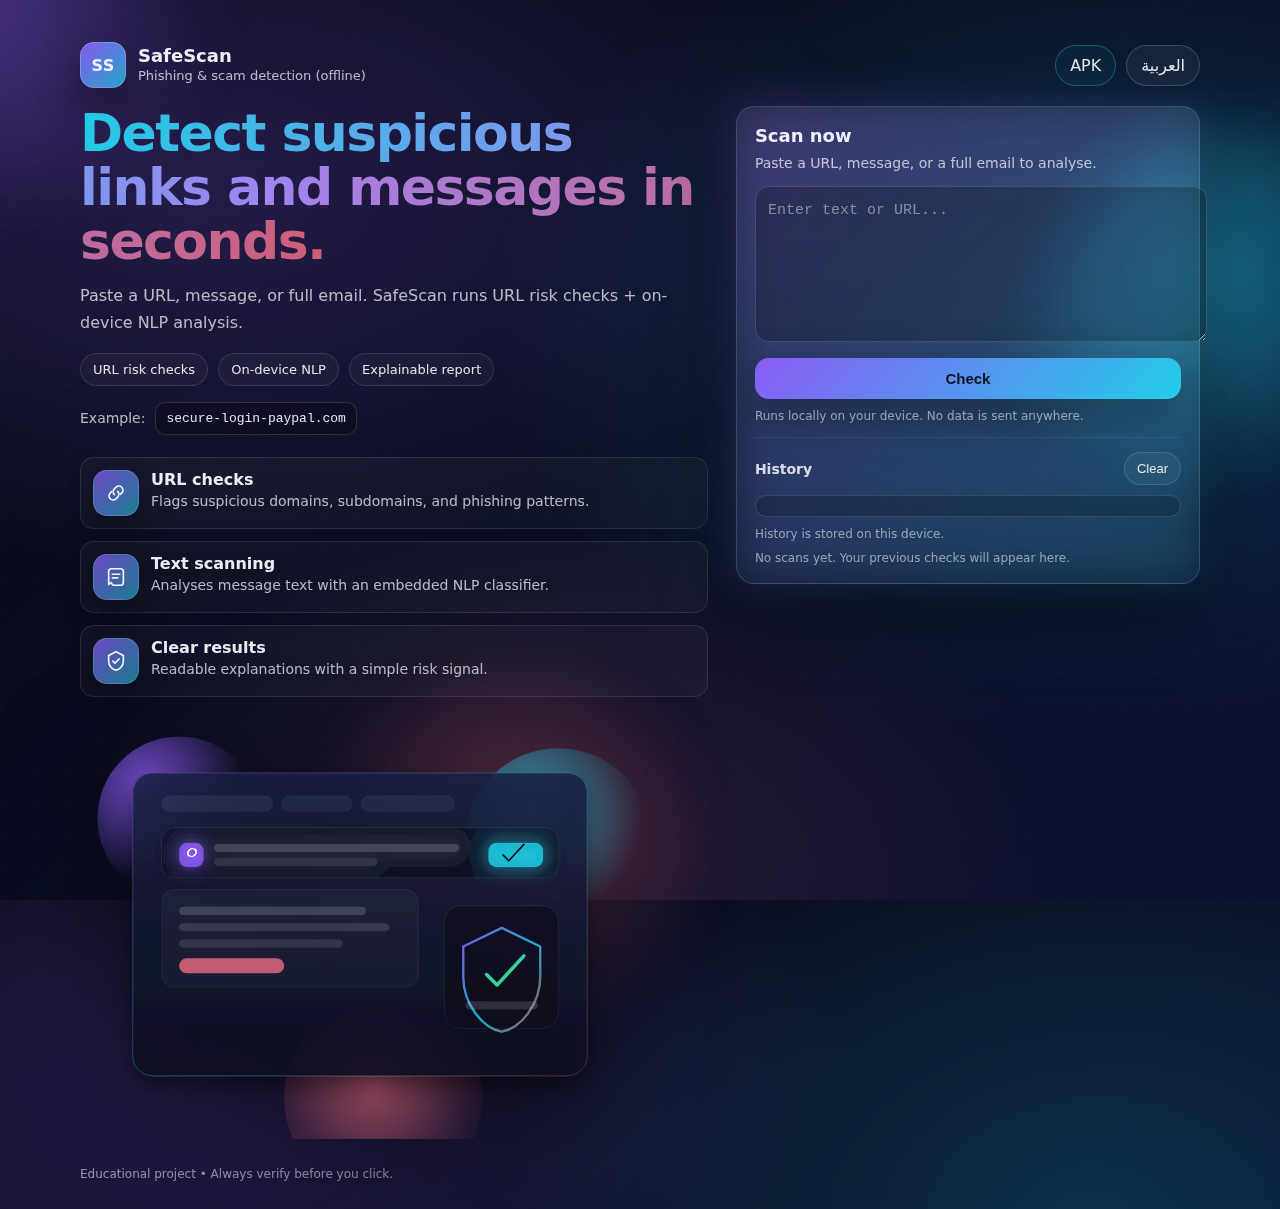
<file: offline/index.html>
<!DOCTYPE html>
<html lang="en" dir="ltr">
<head>
    <meta charset="UTF-8">
    <meta name="viewport" content="width=device-width, initial-scale=1">
    <title>SafeScan Offline</title>
    <meta name="theme-color" content="#070914">
    <link rel="manifest" href="manifest.webmanifest">
    <link rel="icon" href="icons/icon-192.png" type="image/png">
    <link rel="apple-touch-icon" href="icons/icon-192.png">
    <link rel="stylesheet" href="style.css">
</head>
<body>

<div class="orb orb-a" aria-hidden="true"></div>
<div class="orb orb-b" aria-hidden="true"></div>
<div class="orb orb-c" aria-hidden="true"></div>

<div class="app-shell">
    <header class="app-header">
        <a class="brand" href="#" id="homeLink">
            <span class="brand-mark" aria-hidden="true">SS</span>
            <span class="brand-stack">
                <span class="brand-name" id="brandName">SafeScan</span>
                <span class="brand-tag" id="brandTag">Phishing & scam detection</span>
            </span>
        </a>

        <div class="header-actions">
            <a class="download-link" href="downloads/SafeScan.apk" download>APK</a>
            <button class="install-btn" id="installApp" type="button" hidden>Install</button>
            <a class="lang-toggle" href="#" id="toggleLang">العربية</a>
        </div>
    </header>

    <main class="main-grid">
        <section class="hero reveal">
            <h1 class="hero-title"><span id="heroTitle">Detect suspicious links and messages in seconds.</span></h1>
            <p class="hero-text" id="heroText">
                Paste a URL, message, or full email. SafeScan runs URL risk checks + on-device NLP analysis.
            </p>

            <div class="badges" aria-label="Highlights">
                <span class="badge" id="badge1">URL heuristics</span>
                <span class="badge" id="badge2">On-device NLP</span>
                <span class="badge" id="badge3">Confidence meter</span>
            </div>

            <div class="example">
                <span class="example-label" id="exampleLabel">Example:</span>
                <code class="example-code" id="exampleText">secure-login-paypal.com</code>
            </div>

            <ul class="features">
                <li class="feature">
                    <span class="feature-icon" aria-hidden="true">
                        <svg viewBox="0 0 24 24" fill="none">
                            <path d="M10.2 13.8a4.5 4.5 0 0 1 0-6.3l1.3-1.3a4.5 4.5 0 1 1 6.3 6.3l-1 1" stroke="currentColor" stroke-width="1.8" stroke-linecap="round"/>
                            <path d="M13.8 10.2a4.5 4.5 0 0 1 0 6.3l-1.3 1.3a4.5 4.5 0 1 1-6.3-6.3l1-1" stroke="currentColor" stroke-width="1.8" stroke-linecap="round"/>
                        </svg>
                    </span>
                    <div class="feature-body">
                        <div class="feature-title" id="feature1Title">URL checks</div>
                        <div class="feature-text" id="feature1Text">Flags suspicious domains, subdomains, and phishing patterns.</div>
                    </div>
                </li>
                <li class="feature">
                    <span class="feature-icon" aria-hidden="true">
                        <svg viewBox="0 0 24 24" fill="none">
                            <path d="M7 18l-3 2V6a3 3 0 0 1 3-3h10a3 3 0 0 1 3 3v12a3 3 0 0 1-3 3H9l-2-2z" stroke="currentColor" stroke-width="1.8" stroke-linejoin="round"/>
                            <path d="M8 9h8M8 13h6" stroke="currentColor" stroke-width="1.8" stroke-linecap="round"/>
                        </svg>
                    </span>
                    <div class="feature-body">
                        <div class="feature-title" id="feature2Title">Text scanning</div>
                        <div class="feature-text" id="feature2Text">Classifies messages as safe or unsafe using your trained model.</div>
                    </div>
                </li>
                <li class="feature">
                    <span class="feature-icon" aria-hidden="true">
                        <svg viewBox="0 0 24 24" fill="none">
                            <path d="M12 2l8 4v6c0 5-3.5 9.3-8 10-4.5-.7-8-5-8-10V6l8-4z" stroke="currentColor" stroke-width="1.8" stroke-linejoin="round"/>
                            <path d="M8.6 12.2l2.2 2.3 4.6-4.8" stroke="currentColor" stroke-width="1.8" stroke-linecap="round" stroke-linejoin="round"/>
                        </svg>
                    </span>
                    <div class="feature-body">
                        <div class="feature-title" id="feature3Title">Clear results</div>
                        <div class="feature-text" id="feature3Text">Readable explanations and a simple risk signal.</div>
                    </div>
                </li>
            </ul>

            <div class="hero-art" aria-hidden="true">
                <img src="hero-security.svg" alt="">
            </div>
        </section>

        <section class="scan reveal">
            <div class="scan-card">
                <div class="scan-head">
                    <h2 class="scan-title" id="scanTitle">Scan now</h2>
                    <p class="scan-subtitle" id="scanSubtitle">Paste a URL, message, or a full email to analyse.</p>
                </div>

                <form class="scan-form" id="scanForm">
                    <textarea name="text" id="inputText" placeholder="Enter text or URL..." required></textarea>
                    <button type="submit" id="checkBtn">Check</button>
                    <p class="privacy" id="privacyNote">Runs locally on your device. No data is sent anywhere.</p>
                </form>

                <div id="resultWrap" hidden>
                    <div class="result-box" id="resultBox">
                        <div class="result-top">
                            <div class="result-status">
                                <span class="result-icon" id="resultIcon" aria-hidden="true"></span>
                                <span class="result-label" id="resultLabel"></span>
                            </div>
                        </div>

                        <p class="message" id="resultMessage"></p>

                        <div class="meter" id="overallMeter">
                            <div class="meter-head">
                                <span class="meter-label" id="confidenceLabel">Confidence</span>
                                <span class="meter-value" id="confidenceValue">0%</span>
                            </div>
                            <div class="bar">
                                <div class="fill" id="overallFill" style="width: 0%"></div>
                            </div>
                        </div>

                        <div class="detail-grid" id="detailGrid">
                            <div class="detail-card" id="textCard" hidden>
                                <div class="detail-head">
                                    <span class="detail-title" id="textAnalysisTitle">Text analysis</span>
                                    <span class="detail-pill" id="textPill">
                                        <span class="detail-pill-icon" id="textPillIcon" aria-hidden="true"></span>
                                        <span class="detail-pill-label" id="textPillLabel"></span>
                                    </span>
                                </div>
                                <p class="detail-message" id="textDetailMessage"></p>
                                <ul class="reason-list" id="textReasonList" hidden></ul>
                                <div class="mini-meter" id="textMiniMeter">
                                    <div class="mini-head">
                                        <span class="mini-label" id="textMiniLabel">Confidence</span>
                                        <span class="mini-value" id="textMiniValue">0%</span>
                                    </div>
                                    <div class="bar">
                                        <div class="fill" id="textMiniFill" style="width: 0%"></div>
                                    </div>
                                </div>
                            </div>

                            <div class="detail-card" id="urlCard">
                                <div class="detail-head">
                                    <span class="detail-title" id="urlChecksTitle">URL checks</span>
                                    <span class="detail-count" id="urlCount" hidden>0</span>
                                </div>
                                <div class="url-list" id="urlList"></div>
                                <p class="urls-none" id="urlsNone" hidden>No URLs detected in this input.</p>
                            </div>
                        </div>
                    </div>
                </div>

                <div class="history">
                    <div class="history-head">
                        <h3 class="history-title" id="historyTitle">History</h3>
                        <button type="button" class="history-clear" id="clearHistoryBtn">Clear</button>
                    </div>

                    <div class="chat" id="historyChat"></div>
                    <p class="history-note" id="historyNote">History is stored on this device.</p>
                    <p class="history-empty" id="historyEmpty" hidden>No scans yet. Your previous checks will appear here.</p>
                </div>
            </div>
        </section>
    </main>

    <footer class="app-footer" id="footerText">
        Educational project • Always verify before you click.
    </footer>
</div>

<script src="model.js"></script>
<script src="app.js"></script>
</body>
</html>
</file>
<file: offline/style.css>
/* Offline build: avoid external font imports. Use device fonts. */

:root {
    --bg-0: #070914;
    --bg-1: #0b1030;
    --card: rgba(255, 255, 255, 0.06);
    --stroke: rgba(255, 255, 255, 0.12);

    --text: rgba(248, 249, 255, 0.95);
    --muted: rgba(248, 249, 255, 0.72);

    --accent-0: #8b5cf6;
    --accent-1: #22d3ee;

    --good: #34d399;
    --good-2: #a7f3d0;

    --bad: #fb7185;
    --bad-2: #fdba74;

    --font-en: ui-sans-serif, system-ui, -apple-system, 'Segoe UI', Roboto, Arial, sans-serif;
    --font-ar: ui-sans-serif, system-ui, -apple-system, 'Segoe UI', 'Noto Sans Arabic', 'Noto Naskh Arabic', Tahoma, Arial, sans-serif;
}

html,
body {
    height: 100%;
}

body {
    margin: 0;
    font-family: var(--font-en);
    color: var(--text);
    background:
        radial-gradient(1200px 700px at 15% 20%, rgba(139, 92, 246, 0.22), transparent 55%),
        radial-gradient(1000px 700px at 85% 35%, rgba(34, 211, 238, 0.18), transparent 60%),
        radial-gradient(900px 600px at 45% 95%, rgba(251, 113, 133, 0.12), transparent 55%),
        linear-gradient(140deg, var(--bg-0), var(--bg-1));
    overflow-x: hidden;
}

html[dir="rtl"] body {
    font-family: var(--font-ar);
}

body::before {
    content: '';
    position: fixed;
    inset: 0;
    pointer-events: none;
    background-image: radial-gradient(circle at 1px 1px, rgba(255, 255, 255, 0.06) 1px, transparent 0);
    background-size: 32px 32px;
    opacity: 0.45;
}

.orb {
    position: fixed;
    width: 420px;
    height: 420px;
    border-radius: 999px;
    filter: blur(28px);
    opacity: 0.55;
    pointer-events: none;
}

.orb-a {
    top: -140px;
    inset-inline-start: -160px;
    background: radial-gradient(circle at 30% 30%, rgba(139, 92, 246, 0.85), rgba(139, 92, 246, 0) 62%);
}

.orb-b {
    top: 120px;
    inset-inline-end: -180px;
    background: radial-gradient(circle at 35% 35%, rgba(34, 211, 238, 0.8), rgba(34, 211, 238, 0) 62%);
}

.orb-c {
    bottom: -170px;
    inset-inline-start: 25%;
    background: radial-gradient(circle at 45% 45%, rgba(251, 113, 133, 0.6), rgba(251, 113, 133, 0) 62%);
}

.app-shell {
    width: min(1120px, calc(100% - 48px));
    margin: 0 auto;
    min-height: 100vh;
    display: flex;
    flex-direction: column;
    justify-content: center;
    padding: 42px 0 28px;
    gap: 18px;
    position: relative;
    z-index: 1;
}

.app-header {
    display: flex;
    align-items: center;
    justify-content: space-between;
    gap: 16px;
}

.brand {
    display: inline-flex;
    align-items: center;
    gap: 12px;
    text-decoration: none;
    color: inherit;
}

.brand-mark {
    width: 44px;
    height: 44px;
    border-radius: 14px;
    display: grid;
    place-items: center;
    font-weight: 700;
    letter-spacing: 0.02em;
    background: linear-gradient(135deg, rgba(139, 92, 246, 0.95), rgba(34, 211, 238, 0.75));
    box-shadow: 0 18px 40px rgba(0, 0, 0, 0.45);
    border: 1px solid rgba(255, 255, 255, 0.18);
}

.brand-stack {
    display: grid;
    gap: 2px;
}

.brand-name {
    font-size: 18px;
    font-weight: 700;
    line-height: 1.1;
}

.brand-tag {
    font-size: 13px;
    color: var(--muted);
    line-height: 1.2;
}

.header-actions {
    display: inline-flex;
    align-items: center;
    gap: 10px;
}

.install-btn {
    appearance: none;
    border: 0;
    color: rgba(9, 10, 20, 0.92);
    font-weight: 800;
    font-size: 14px;
    padding: 10px 14px;
    border-radius: 999px;
    cursor: pointer;
    background: linear-gradient(135deg, rgba(139, 92, 246, 1), rgba(34, 211, 238, 0.95));
    box-shadow: 0 18px 45px rgba(0, 0, 0, 0.25);
}

.install-btn:hover {
    filter: brightness(1.06);
}

.install-btn:disabled {
    opacity: 0.65;
    cursor: default;
}

.download-link {
    color: rgba(248, 249, 255, 0.92);
    text-decoration: none;
    padding: 10px 14px;
    border-radius: 999px;
    border: 1px solid rgba(34, 211, 238, 0.32);
    background: rgba(34, 211, 238, 0.06);
    backdrop-filter: blur(10px);
}

.download-link:hover {
    background: rgba(34, 211, 238, 0.12);
}

.primary-btn {
    display: block;
    width: 100%;
    text-align: center;
    padding: 12px 14px;
    border-radius: 14px;
    text-decoration: none;
    color: rgba(9, 10, 20, 0.92);
    font-weight: 800;
    font-size: 15px;
    background: linear-gradient(135deg, rgba(139, 92, 246, 1), rgba(34, 211, 238, 0.95));
    box-shadow: 0 18px 45px rgba(0, 0, 0, 0.35);
}

.primary-btn:hover {
    filter: brightness(1.06);
}

.primary-btn.disabled {
    opacity: 0.65;
    cursor: not-allowed;
    pointer-events: none;
}

.lang-toggle {
    color: var(--text);
    text-decoration: none;
    padding: 10px 14px;
    border-radius: 999px;
    border: 1px solid rgba(255, 255, 255, 0.18);
    background: rgba(255, 255, 255, 0.05);
    backdrop-filter: blur(10px);
}

.lang-toggle:hover {
    background: rgba(255, 255, 255, 0.1);
}

.main-grid {
    display: grid;
    grid-template-columns: 1.15fr 0.85fr;
    grid-template-areas: 'hero scan';
    gap: 28px;
    align-items: start;
}

html[dir="rtl"] .main-grid {
    grid-template-areas: 'scan hero';
}

.hero {
    grid-area: hero;
}

.scan {
    grid-area: scan;
}

.hero-title {
    margin: 0;
    font-size: clamp(34px, 4.4vw, 52px);
    line-height: 1.04;
    letter-spacing: -0.03em;
}

.hero-title span {
    background: linear-gradient(90deg, rgba(34, 211, 238, 0.95), rgba(167, 139, 250, 0.95), rgba(251, 113, 133, 0.8));
    -webkit-background-clip: text;
    background-clip: text;
    color: transparent;
}

.hero-text {
    margin: 14px 0 0;
    color: var(--muted);
    font-size: 16px;
    line-height: 1.7;
    max-width: 62ch;
}

.badges {
    display: flex;
    flex-wrap: wrap;
    gap: 10px;
    margin-top: 16px;
}

.badge {
    padding: 8px 12px;
    border-radius: 999px;
    border: 1px solid var(--stroke);
    background: rgba(255, 255, 255, 0.04);
    font-size: 13px;
    color: rgba(248, 249, 255, 0.9);
}

.example {
    margin-top: 16px;
    display: flex;
    align-items: center;
    flex-wrap: wrap;
    gap: 10px;
}

.example-label {
    color: var(--muted);
    font-size: 14px;
}

.example-code {
    font-family: ui-monospace, SFMono-Regular, Menlo, Monaco, Consolas, 'Liberation Mono', 'Courier New', monospace;
    font-size: 13px;
    padding: 8px 10px;
    border-radius: 10px;
    border: 1px solid rgba(255, 255, 255, 0.14);
    background: rgba(0, 0, 0, 0.25);
    color: rgba(248, 249, 255, 0.92);
}

.features {
    list-style: none;
    padding: 0;
    margin: 22px 0 0;
    display: grid;
    gap: 12px;
    max-width: 64ch;
}

.feature {
    display: flex;
    gap: 12px;
    padding: 12px;
    border-radius: 14px;
    border: 1px solid rgba(255, 255, 255, 0.1);
    background: rgba(255, 255, 255, 0.03);
}

.feature-icon {
    width: 44px;
    height: 44px;
    border-radius: 14px;
    display: grid;
    place-items: center;
    color: rgba(255, 255, 255, 0.95);
    background: linear-gradient(135deg, rgba(139, 92, 246, 0.75), rgba(34, 211, 238, 0.55));
    border: 1px solid rgba(255, 255, 255, 0.14);
    box-shadow: 0 16px 30px rgba(0, 0, 0, 0.3);
    flex: 0 0 auto;
}

.feature-icon svg {
    width: 22px;
    height: 22px;
}

.feature-title {
    font-weight: 700;
    margin-bottom: 2px;
}

.feature-text {
    color: var(--muted);
    font-size: 14px;
    line-height: 1.55;
}

.hero-art {
    margin-top: 22px;
    display: flex;
    align-items: center;
}

.hero-art img {
    width: 100%;
    max-width: 560px;
    height: auto;
    display: block;
    filter: drop-shadow(0 30px 60px rgba(0, 0, 0, 0.55));
}

.scan-card {
    position: relative;
    border-radius: 18px;
    border: 1px solid rgba(255, 255, 255, 0.14);
    background: linear-gradient(180deg, rgba(255, 255, 255, 0.08), rgba(255, 255, 255, 0.03));
    backdrop-filter: blur(14px);
    box-shadow: 0 28px 70px rgba(0, 0, 0, 0.55);
    padding: 18px;
}

.scan-card::before {
    content: '';
    position: absolute;
    inset: -1px;
    border-radius: 20px;
    background: linear-gradient(135deg, rgba(139, 92, 246, 0.45), rgba(34, 211, 238, 0.25));
    filter: blur(22px);
    opacity: 0.65;
    z-index: -1;
}

.scan-head {
    margin-bottom: 12px;
}

.scan-title {
    margin: 0;
    font-size: 18px;
    font-weight: 700;
}

.scan-subtitle {
    margin: 6px 0 0;
    color: var(--muted);
    font-size: 14px;
    line-height: 1.6;
}

.scan-form textarea {
    width: 100%;
    min-height: 130px;
    padding: 12px 12px;
    border-radius: 14px;
    border: 1px solid rgba(255, 255, 255, 0.14);
    background: rgba(0, 0, 0, 0.22);
    color: rgba(248, 249, 255, 0.92);
    resize: vertical;
    font-size: 15px;
    line-height: 1.6;
    outline: none;
}

.scan-form textarea::placeholder {
    color: rgba(248, 249, 255, 0.45);
}

.scan-form textarea:focus {
    border-color: rgba(34, 211, 238, 0.5);
    box-shadow: 0 0 0 4px rgba(34, 211, 238, 0.15);
}

.scan-form button {
    width: 100%;
    margin-top: 12px;
    padding: 12px 14px;
    border-radius: 14px;
    border: 0;
    color: rgba(9, 10, 20, 0.92);
    font-weight: 700;
    font-size: 15px;
    cursor: pointer;
    background: linear-gradient(135deg, rgba(139, 92, 246, 1), rgba(34, 211, 238, 0.95));
    box-shadow: 0 18px 45px rgba(0, 0, 0, 0.35);
}

.scan-form button:hover {
    filter: brightness(1.06);
}

.privacy {
    margin: 10px 0 0;
    font-size: 12px;
    color: rgba(248, 249, 255, 0.55);
    text-align: start;
}

.result-box {
    margin-top: 14px;
    padding: 14px;
    border-radius: 16px;
    border: 1px solid rgba(255, 255, 255, 0.12);
    background: rgba(0, 0, 0, 0.18);
}

.result-box.safe {
    border-color: rgba(52, 211, 153, 0.35);
    box-shadow: inset 0 0 0 1px rgba(52, 211, 153, 0.08);
}

.result-box.unsafe {
    border-color: rgba(251, 113, 133, 0.35);
    box-shadow: inset 0 0 0 1px rgba(251, 113, 133, 0.08);
}

.result-box.caution {
    border-color: rgba(251, 191, 36, 0.38);
    box-shadow: inset 0 0 0 1px rgba(251, 191, 36, 0.09);
}

.result-top {
    display: flex;
    align-items: center;
    justify-content: space-between;
    gap: 10px;
}

.result-status {
    display: inline-flex;
    align-items: center;
    gap: 10px;
}

.result-icon {
    font-size: 18px;
}

.result-label {
    font-weight: 800;
    letter-spacing: 0.01em;
}

.message {
    margin: 10px 0 0;
    color: var(--muted);
    line-height: 1.6;
}

.meter {
    margin-top: 14px;
}

.meter-head {
    display: flex;
    align-items: baseline;
    justify-content: space-between;
    gap: 12px;
    margin-bottom: 6px;
}

.meter-label {
    font-size: 13px;
    color: rgba(248, 249, 255, 0.75);
}

.meter-value {
    font-size: 13px;
    font-weight: 700;
    color: rgba(248, 249, 255, 0.92);
}

.bar {
    width: 100%;
    height: 12px;
    background: rgba(255, 255, 255, 0.12);
    border-radius: 999px;
    overflow: hidden;
}

.fill {
    height: 100%;
    width: 0;
    background: linear-gradient(90deg, rgba(52, 211, 153, 0.95), rgba(167, 243, 208, 0.9));
    border-radius: 999px;
    transition: width 0.6s ease;
}

.result-box.unsafe .meter .fill {
    background: linear-gradient(90deg, rgba(251, 113, 133, 0.95), rgba(253, 186, 116, 0.92));
}

.result-box.caution .meter .fill {
    background: linear-gradient(90deg, rgba(251, 191, 36, 0.95), rgba(253, 230, 138, 0.92));
}

.mini-meter.unsafe .fill {
    background: linear-gradient(90deg, rgba(251, 113, 133, 0.95), rgba(253, 186, 116, 0.92));
}

.mini-meter.caution .fill {
    background: linear-gradient(90deg, rgba(251, 191, 36, 0.95), rgba(253, 230, 138, 0.92));
}

.detail-grid {
    margin-top: 14px;
    display: grid;
    grid-template-columns: 1fr;
    gap: 12px;
}

.detail-card {
    border-radius: 16px;
    border: 1px solid rgba(255, 255, 255, 0.12);
    background: rgba(255, 255, 255, 0.03);
    padding: 12px;
}

.detail-head {
    display: flex;
    align-items: center;
    justify-content: space-between;
    gap: 10px;
}

.detail-title {
    font-size: 13px;
    font-weight: 800;
    color: rgba(248, 249, 255, 0.88);
}

.detail-count {
    font-size: 12px;
    padding: 4px 10px;
    border-radius: 999px;
    border: 1px solid rgba(255, 255, 255, 0.14);
    background: rgba(0, 0, 0, 0.18);
    color: rgba(248, 249, 255, 0.75);
}

.detail-pill {
    display: inline-flex;
    align-items: center;
    gap: 8px;
    padding: 6px 10px;
    border-radius: 999px;
    border: 1px solid rgba(255, 255, 255, 0.14);
    background: rgba(0, 0, 0, 0.18);
    color: rgba(248, 249, 255, 0.9);
    font-size: 12px;
    font-weight: 800;
}

.detail-pill.safe {
    border-color: rgba(52, 211, 153, 0.32);
    box-shadow: inset 0 0 0 1px rgba(52, 211, 153, 0.07);
}

.detail-pill.unsafe {
    border-color: rgba(251, 113, 133, 0.32);
    box-shadow: inset 0 0 0 1px rgba(251, 113, 133, 0.07);
}

.detail-pill.caution {
    border-color: rgba(251, 191, 36, 0.32);
    box-shadow: inset 0 0 0 1px rgba(251, 191, 36, 0.07);
}

.detail-message {
    margin: 10px 0 0;
    color: rgba(248, 249, 255, 0.74);
    font-size: 14px;
    line-height: 1.55;
}

.reason-list {
    margin: 10px 0 0;
    padding-inline-start: 18px;
    color: rgba(248, 249, 255, 0.68);
    font-size: 13px;
    line-height: 1.55;
}

.reason-list li {
    margin: 4px 0;
}

.reason-list--compact {
    margin-top: 8px;
    font-size: 12px;
    color: rgba(248, 249, 255, 0.62);
}

.mini-meter {
    margin-top: 12px;
}

.mini-head {
    display: flex;
    align-items: baseline;
    justify-content: space-between;
    gap: 12px;
    margin-bottom: 6px;
}

.mini-label {
    font-size: 12px;
    color: rgba(248, 249, 255, 0.68);
}

.mini-value {
    font-size: 12px;
    font-weight: 800;
    color: rgba(248, 249, 255, 0.9);
}

.url-list {
    margin-top: 10px;
    display: grid;
    gap: 10px;
}

.url-item {
    border-radius: 14px;
    border: 1px solid rgba(255, 255, 255, 0.12);
    background: rgba(0, 0, 0, 0.18);
    padding: 10px 10px;
}

.url-item.safe {
    border-color: rgba(52, 211, 153, 0.25);
}

.url-item.unsafe {
    border-color: rgba(251, 113, 133, 0.25);
}

.url-item.caution {
    border-color: rgba(251, 191, 36, 0.28);
}

.url-item-top {
    display: flex;
    align-items: center;
    gap: 10px;
    font-size: 12px;
}

.url-item-label {
    font-weight: 900;
}

.url-item-conf {
    margin-inline-start: auto;
    color: rgba(248, 249, 255, 0.72);
    font-weight: 800;
}

.url-item-value {
    margin-top: 6px;
    font-family: ui-monospace, SFMono-Regular, Menlo, Monaco, Consolas, 'Liberation Mono', 'Courier New', monospace;
    font-size: 12px;
    color: rgba(248, 249, 255, 0.92);
    word-break: break-word;
}

.url-item-msg {
    margin-top: 6px;
    color: rgba(248, 249, 255, 0.7);
    font-size: 13px;
    line-height: 1.45;
}

.urls-none {
    margin: 10px 0 0;
    font-size: 12px;
    color: rgba(248, 249, 255, 0.55);
    text-align: start;
}

.history {
    margin-top: 14px;
    padding-top: 14px;
    border-top: 1px solid rgba(255, 255, 255, 0.08);
}

.history-head {
    display: flex;
    align-items: center;
    justify-content: space-between;
    gap: 12px;
}

.history-title {
    margin: 0;
    font-size: 14px;
    font-weight: 700;
    color: rgba(248, 249, 255, 0.85);
}

.history-actions {
    margin: 0;
}

.history-clear {
    border: 1px solid rgba(255, 255, 255, 0.14);
    background: rgba(255, 255, 255, 0.05);
    color: rgba(248, 249, 255, 0.9);
    padding: 8px 12px;
    border-radius: 999px;
    font-size: 13px;
    cursor: pointer;
}

.history-clear:hover {
    background: rgba(255, 255, 255, 0.1);
}

.chat {
    margin-top: 10px;
    padding: 10px;
    border-radius: 14px;
    border: 1px solid rgba(255, 255, 255, 0.12);
    background: rgba(0, 0, 0, 0.18);
    max-height: 290px;
    overflow: auto;
}

.chat::-webkit-scrollbar {
    width: 10px;
}

.chat::-webkit-scrollbar-thumb {
    background: rgba(255, 255, 255, 0.14);
    border-radius: 999px;
    border: 2px solid rgba(0, 0, 0, 0.18);
}

.chat-block {
    margin-bottom: 12px;
}

.chat-block:last-child {
    margin-bottom: 0;
}

.chat-meta {
    display: flex;
    align-items: center;
    justify-content: flex-start;
    gap: 10px;
    font-size: 11px;
    color: rgba(248, 249, 255, 0.55);
    margin-bottom: 6px;
}

.chat-block.user .chat-meta {
    justify-content: flex-end;
}

.chat-kind {
    padding: 3px 8px;
    border-radius: 999px;
    border: 1px solid rgba(255, 255, 255, 0.12);
    background: rgba(255, 255, 255, 0.04);
    color: rgba(248, 249, 255, 0.72);
}

.bubble {
    max-width: 92%;
    padding: 10px 12px;
    border-radius: 14px;
    border: 1px solid rgba(255, 255, 255, 0.12);
    background: rgba(0, 0, 0, 0.22);
    color: rgba(248, 249, 255, 0.92);
    line-height: 1.55;
    word-break: break-word;
    white-space: pre-wrap;
}

.chat-block.user .bubble {
    margin-left: auto;
}

.bubble-user {
    border-color: rgba(34, 211, 238, 0.22);
    background: linear-gradient(135deg, rgba(34, 211, 238, 0.16), rgba(139, 92, 246, 0.16));
}

.bubble-bot.safe {
    border-color: rgba(52, 211, 153, 0.28);
    box-shadow: inset 0 0 0 1px rgba(52, 211, 153, 0.06);
}

.bubble-bot.unsafe {
    border-color: rgba(251, 113, 133, 0.28);
    box-shadow: inset 0 0 0 1px rgba(251, 113, 133, 0.06);
}

.bubble-bot.caution {
    border-color: rgba(251, 191, 36, 0.3);
    box-shadow: inset 0 0 0 1px rgba(251, 191, 36, 0.07);
}

.bubble-title {
    display: flex;
    align-items: center;
    gap: 10px;
    font-weight: 800;
    margin-bottom: 6px;
}

.bubble-icon {
    font-size: 16px;
}

.bubble-conf {
    margin-inline-start: auto;
    font-size: 12px;
    font-weight: 700;
    color: rgba(248, 249, 255, 0.8);
}

.bubble-text {
    color: rgba(248, 249, 255, 0.78);
    font-size: 14px;
}

.history-note,
.history-empty {
    margin: 10px 0 0;
    font-size: 12px;
    color: rgba(248, 249, 255, 0.55);
    text-align: start;
}

.app-footer {
    margin-top: 10px;
    font-size: 12px;
    color: rgba(248, 249, 255, 0.55);
    text-align: start;
}

.reveal {
    animation: rise 700ms ease both;
}

@keyframes rise {
    from {
        opacity: 0;
        transform: translateY(10px);
    }
    to {
        opacity: 1;
        transform: translateY(0);
    }
}

@media (prefers-reduced-motion: reduce) {
    .reveal {
        animation: none;
    }

    .fill {
        transition: none;
    }
}

@media (max-width: 900px) {
    .app-shell {
        width: min(1120px, calc(100% - 32px));
        padding: 28px 0 22px;
    }

    .app-header {
        flex-direction: column;
        align-items: flex-start;
    }

    html[dir="rtl"] .app-header {
        align-items: flex-end;
    }

    .main-grid {
        grid-template-columns: 1fr;
        grid-template-areas: 'hero' 'scan';
    }

    html[dir="rtl"] .main-grid {
        grid-template-areas: 'hero' 'scan';
    }

    .hero-art {
        justify-content: center;
    }
}
</file>
